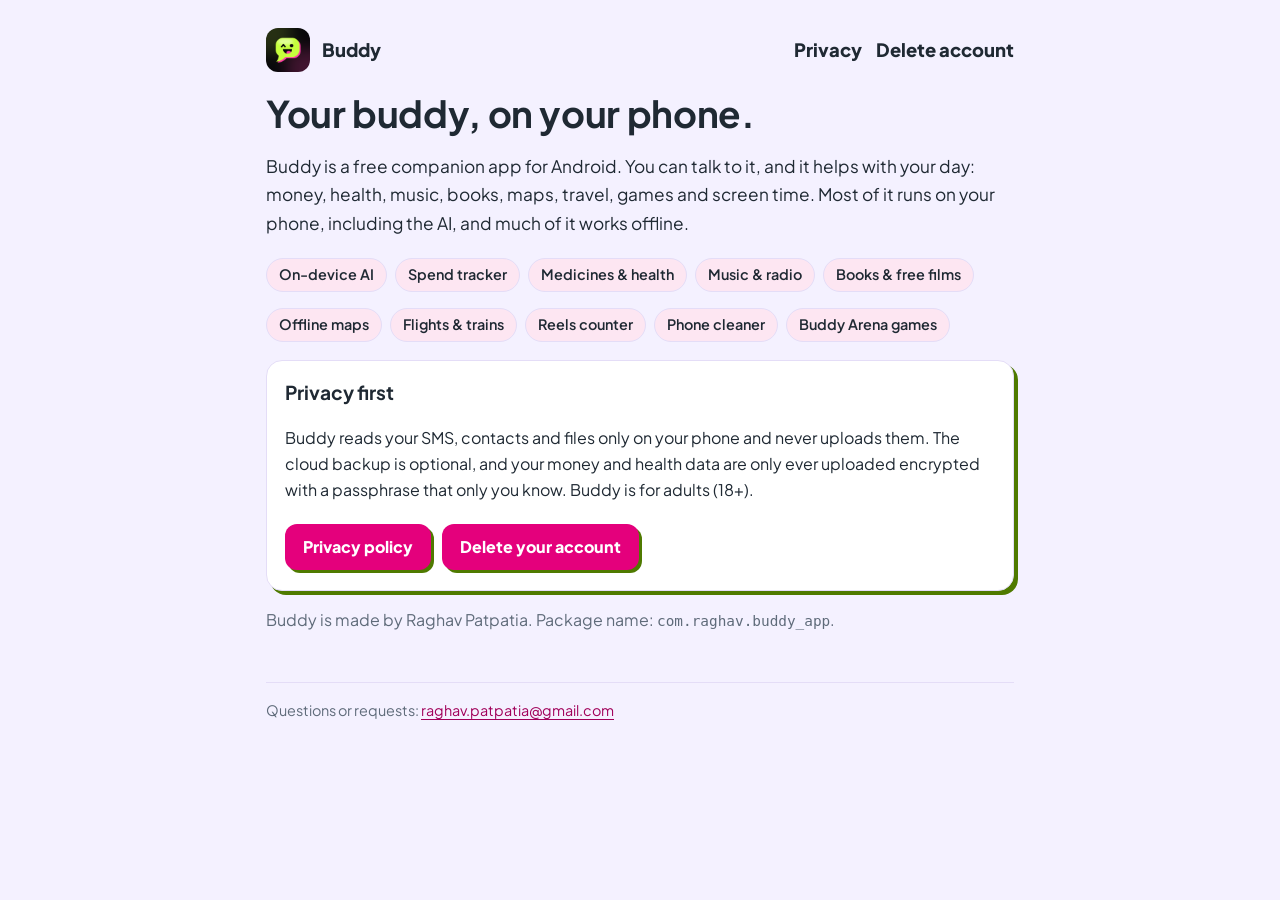
<file: index.html>
<!doctype html>
<html lang="en">
<head>
<meta charset="utf-8">
<meta name="viewport" content="width=device-width, initial-scale=1">
<title>Buddy</title>
<meta name="description" content="Buddy: an AI companion for your Android phone that does most of its work on the phone itself.">
<link rel="icon" href="icon.png">
<link rel="preconnect" href="https://fonts.googleapis.com">
<link rel="preconnect" href="https://fonts.gstatic.com" crossorigin>
<link href="https://fonts.googleapis.com/css2?family=Plus+Jakarta+Sans:wght@400;600;700;800&display=swap" rel="stylesheet">
<link rel="stylesheet" href="style.css">
</head>
<body>
<main>
<header class="top">
  <img src="icon.png" alt="">
  <a href="./">Buddy</a>
  <nav><a href="privacy.html">Privacy</a><a href="delete-account.html">Delete account</a></nav>
</header>

<h1>Your buddy, on your phone.</h1>
<p class="lead">Buddy is a free companion app for Android. You can talk to it, and it helps with your day: money, health,
music, books, maps, travel, games and screen time. Most of it runs on your phone, including the AI, and much of it
works offline.</p>

<ul class="chips">
  <li>On-device AI</li><li>Spend tracker</li><li>Medicines &amp; health</li><li>Music &amp; radio</li>
  <li>Books &amp; free films</li><li>Offline maps</li><li>Flights &amp; trains</li><li>Reels counter</li>
  <li>Phone cleaner</li><li>Buddy Arena games</li>
</ul>

<div class="card">
  <h2 style="border:0;padding:0;margin:0 0 6px">Privacy first</h2>
  <p>Buddy reads your SMS, contacts and files only on your phone and never uploads them. The cloud backup is optional, and your money and
  health data are only ever uploaded encrypted with a passphrase that only you know. Buddy is for adults (18+).</p>
  <a class="btn" href="privacy.html">Privacy policy</a>
  <a class="btn" href="delete-account.html">Delete your account</a>
</div>

<p class="muted">Buddy is made by Raghav Patpatia. Package name: <code>com.raghav.buddy_app</code>.</p>

<footer>
  Questions or requests: <a href="mailto:raghav.patpatia@gmail.com">raghav.patpatia@gmail.com</a>
</footer>
</main>
</body>
</html>
</file>
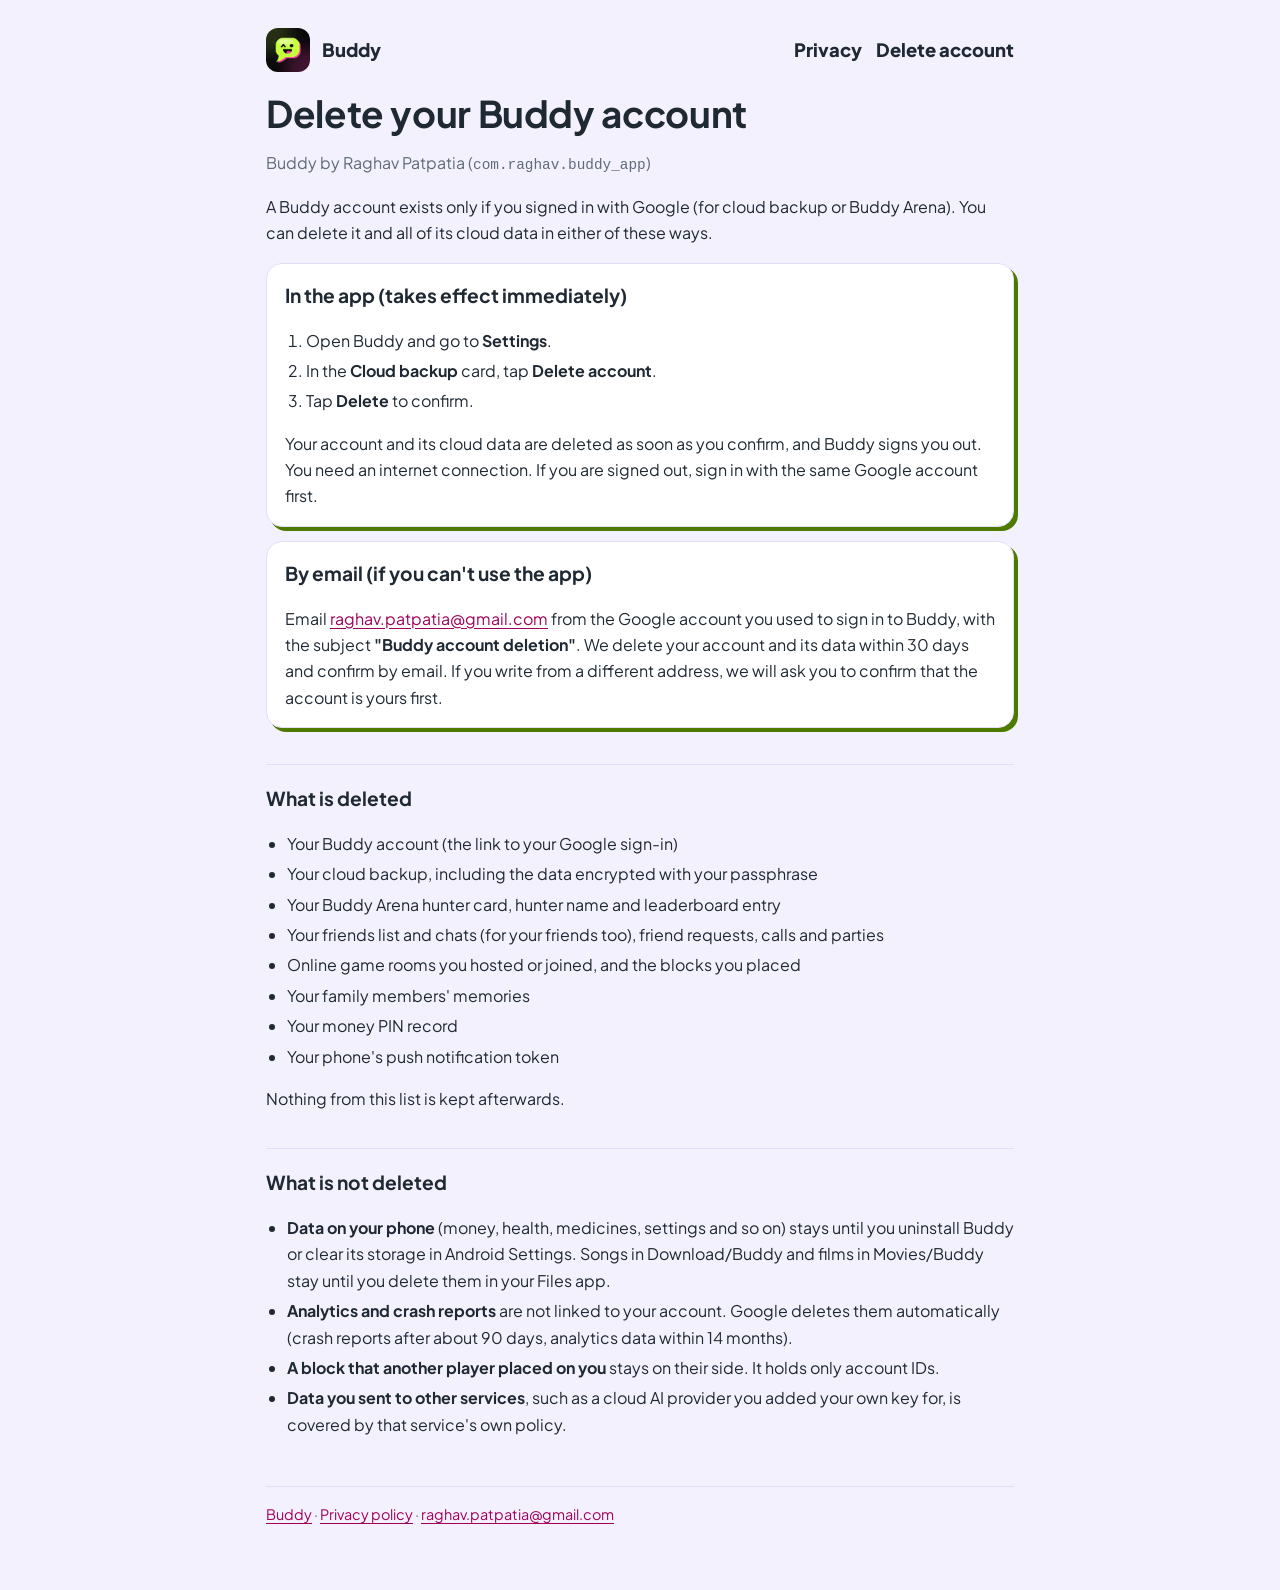
<file: delete-account.html>
<!doctype html>
<html lang="en">
<head>
<meta charset="utf-8">
<meta name="viewport" content="width=device-width, initial-scale=1">
<title>Delete Buddy Account</title>
<meta name="description" content="How to delete your Buddy account and its data, what is deleted, and how long it takes.">
<link rel="icon" href="icon.png">
<link rel="preconnect" href="https://fonts.googleapis.com">
<link rel="preconnect" href="https://fonts.gstatic.com" crossorigin>
<link href="https://fonts.googleapis.com/css2?family=Plus+Jakarta+Sans:wght@400;600;700;800&display=swap" rel="stylesheet">
<link rel="stylesheet" href="style.css">
</head>
<body>
<main>
<header class="top">
  <img src="icon.png" alt="">
  <a href="./">Buddy</a>
  <nav><a href="privacy.html">Privacy</a><a href="delete-account.html">Delete account</a></nav>
</header>

<h1>Delete your Buddy account</h1>
<p class="muted">Buddy by Raghav Patpatia (<code>com.raghav.buddy_app</code>)</p>

<p>A Buddy account exists only if you signed in with Google (for cloud backup or Buddy Arena). You can delete it
and all of its cloud data in either of these ways.</p>

<div class="card">
  <h2 style="border:0;padding:0;margin:0 0 6px">In the app (takes effect immediately)</h2>
  <ol>
    <li>Open Buddy and go to <strong>Settings</strong>.</li>
    <li>In the <strong>Cloud backup</strong> card, tap <strong>Delete account</strong>.</li>
    <li>Tap <strong>Delete</strong> to confirm.</li>
  </ol>
  <p>Your account and its cloud data are deleted as soon as you confirm, and Buddy signs you out. You need an internet
  connection. If you are signed out, sign in with the same Google account first.</p>
</div>

<div class="card">
  <h2 style="border:0;padding:0;margin:0 0 6px">By email (if you can't use the app)</h2>
  <p>Email <a href="mailto:raghav.patpatia@gmail.com?subject=Buddy%20account%20deletion">raghav.patpatia@gmail.com</a>
  from the Google account you used to sign in to Buddy, with the subject <strong>"Buddy account deletion"</strong>.
  We delete your account and its data within 30 days and confirm by email. If you write from a different address, we
  will ask you to confirm that the account is yours first.</p>
</div>

<h2>What is deleted</h2>
<ul>
  <li>Your Buddy account (the link to your Google sign-in)</li>
  <li>Your cloud backup, including the data encrypted with your passphrase</li>
  <li>Your Buddy Arena hunter card, hunter name and leaderboard entry</li>
  <li>Your friends list and chats (for your friends too), friend requests, calls and parties</li>
  <li>Online game rooms you hosted or joined, and the blocks you placed</li>
  <li>Your family members' memories</li>
  <li>Your money PIN record</li>
  <li>Your phone's push notification token</li>
</ul>
<p>Nothing from this list is kept afterwards.</p>

<h2>What is not deleted</h2>
<ul>
  <li><strong>Data on your phone</strong> (money, health, medicines, settings and so on) stays until you uninstall
    Buddy or clear its storage in Android Settings. Songs in Download/Buddy and films in Movies/Buddy stay until you
    delete them in your Files app.</li>
  <li><strong>Analytics and crash reports</strong> are not linked to your account. Google deletes them automatically
    (crash reports after about 90 days, analytics data within 14 months).</li>
  <li><strong>A block that another player placed on you</strong> stays on their side. It holds only account IDs.</li>
  <li><strong>Data you sent to other services</strong>, such as a cloud AI provider you added your own key for, is
    covered by that service's own policy.</li>
</ul>

<footer><a href="./">Buddy</a> · <a href="privacy.html">Privacy policy</a> ·
<a href="mailto:raghav.patpatia@gmail.com">raghav.patpatia@gmail.com</a></footer>
</main>
</body>
</html>
</file>
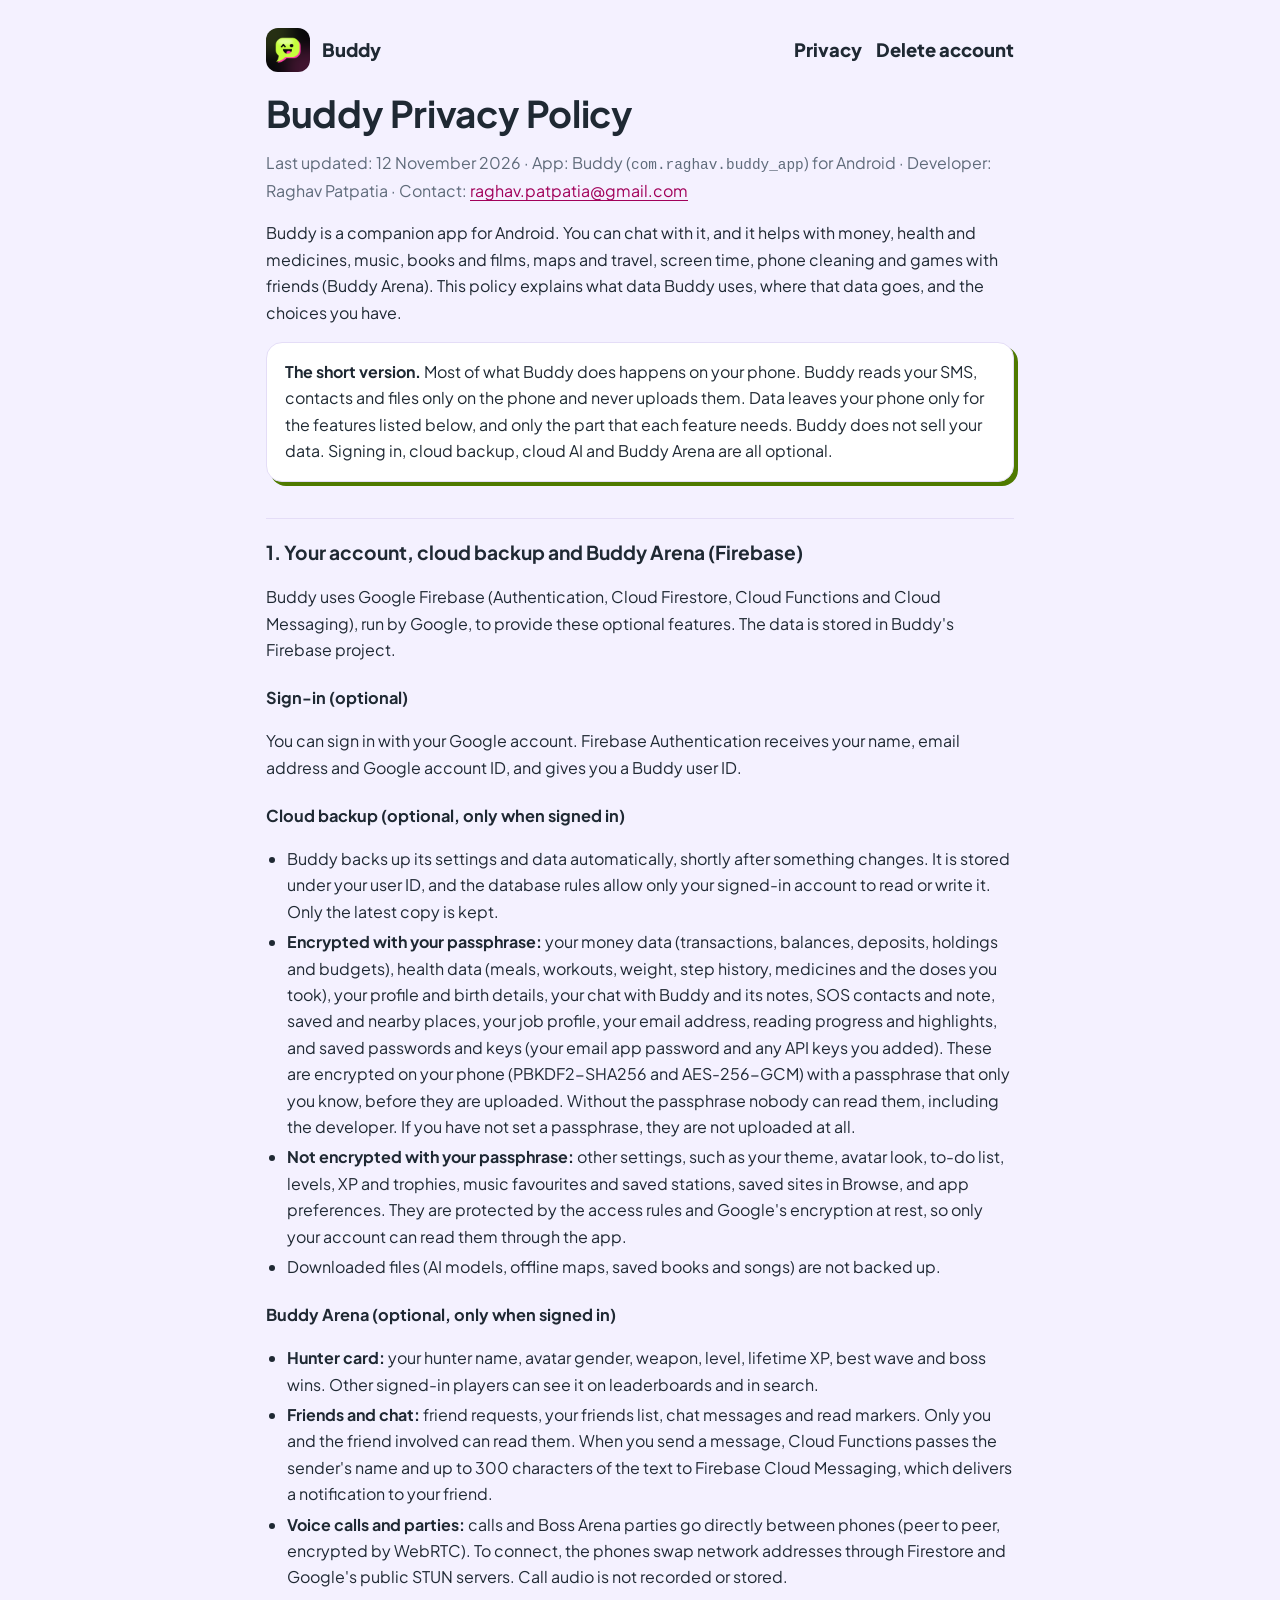
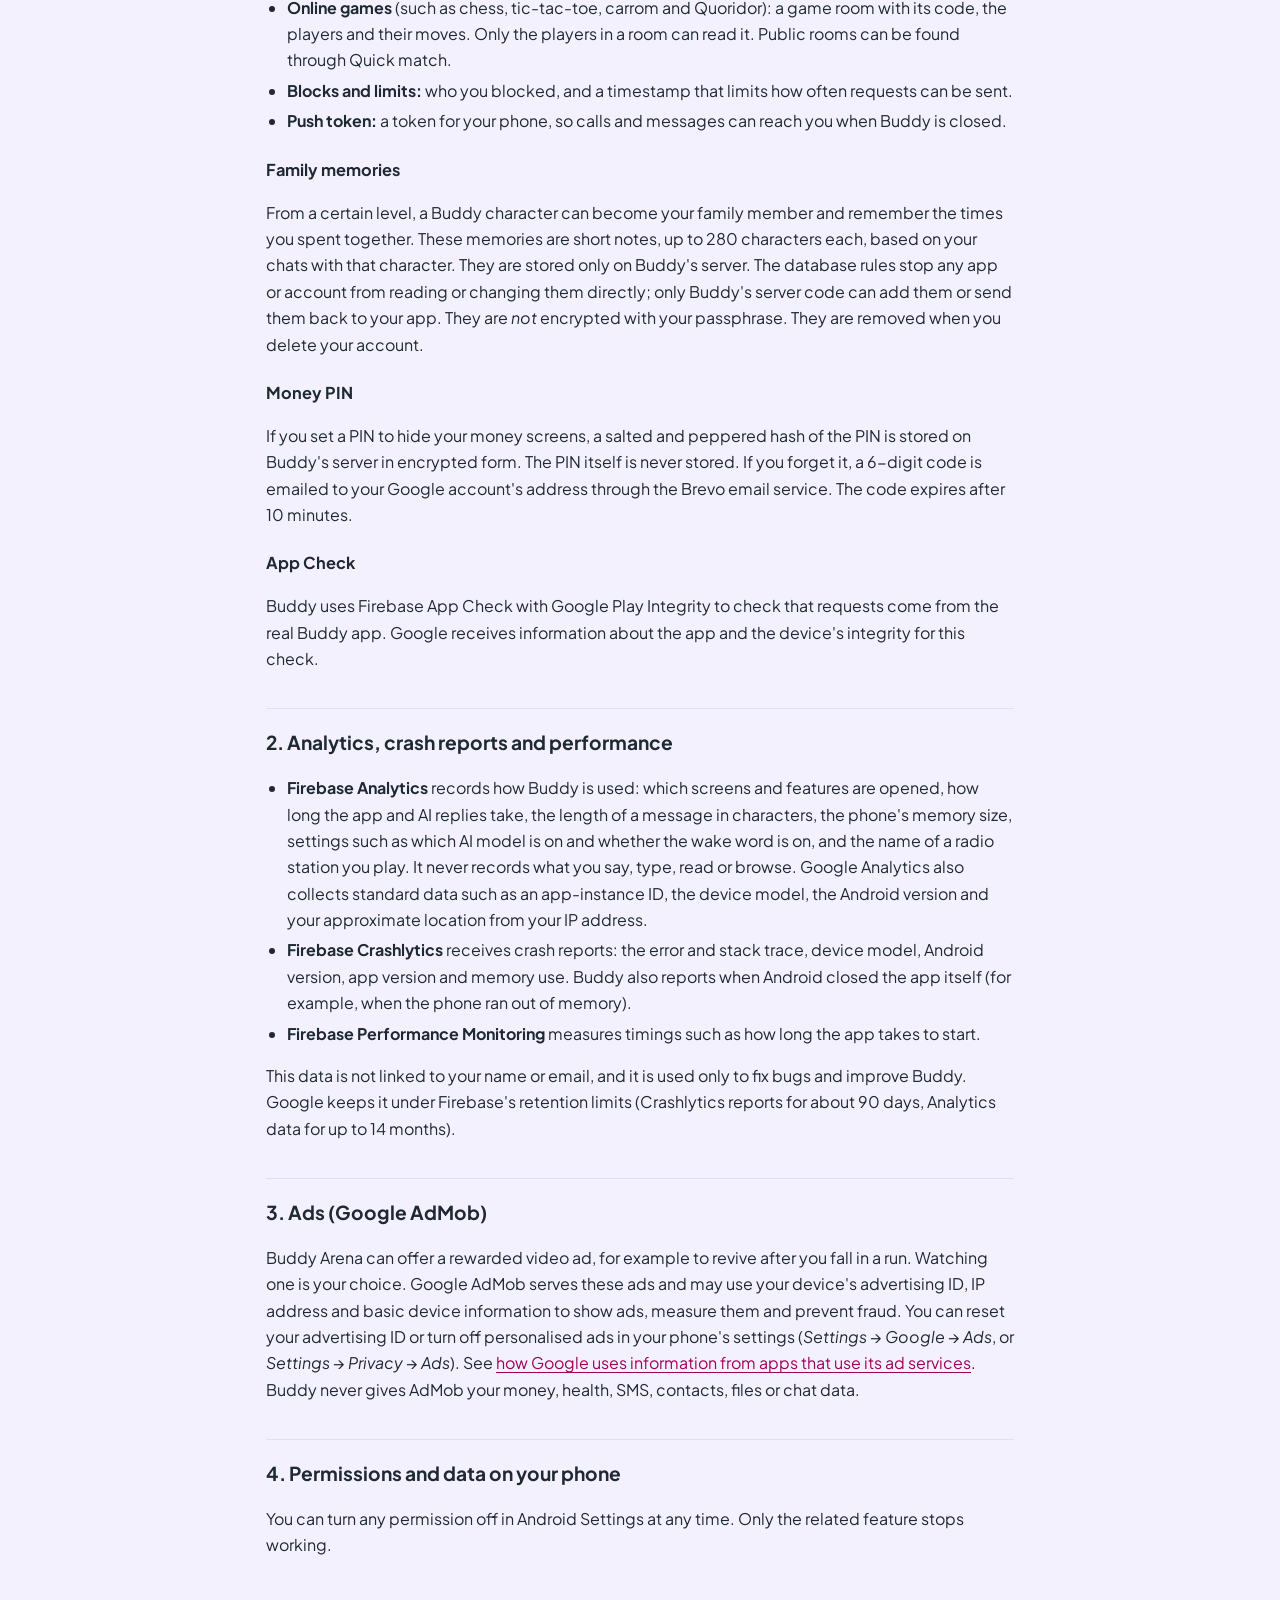
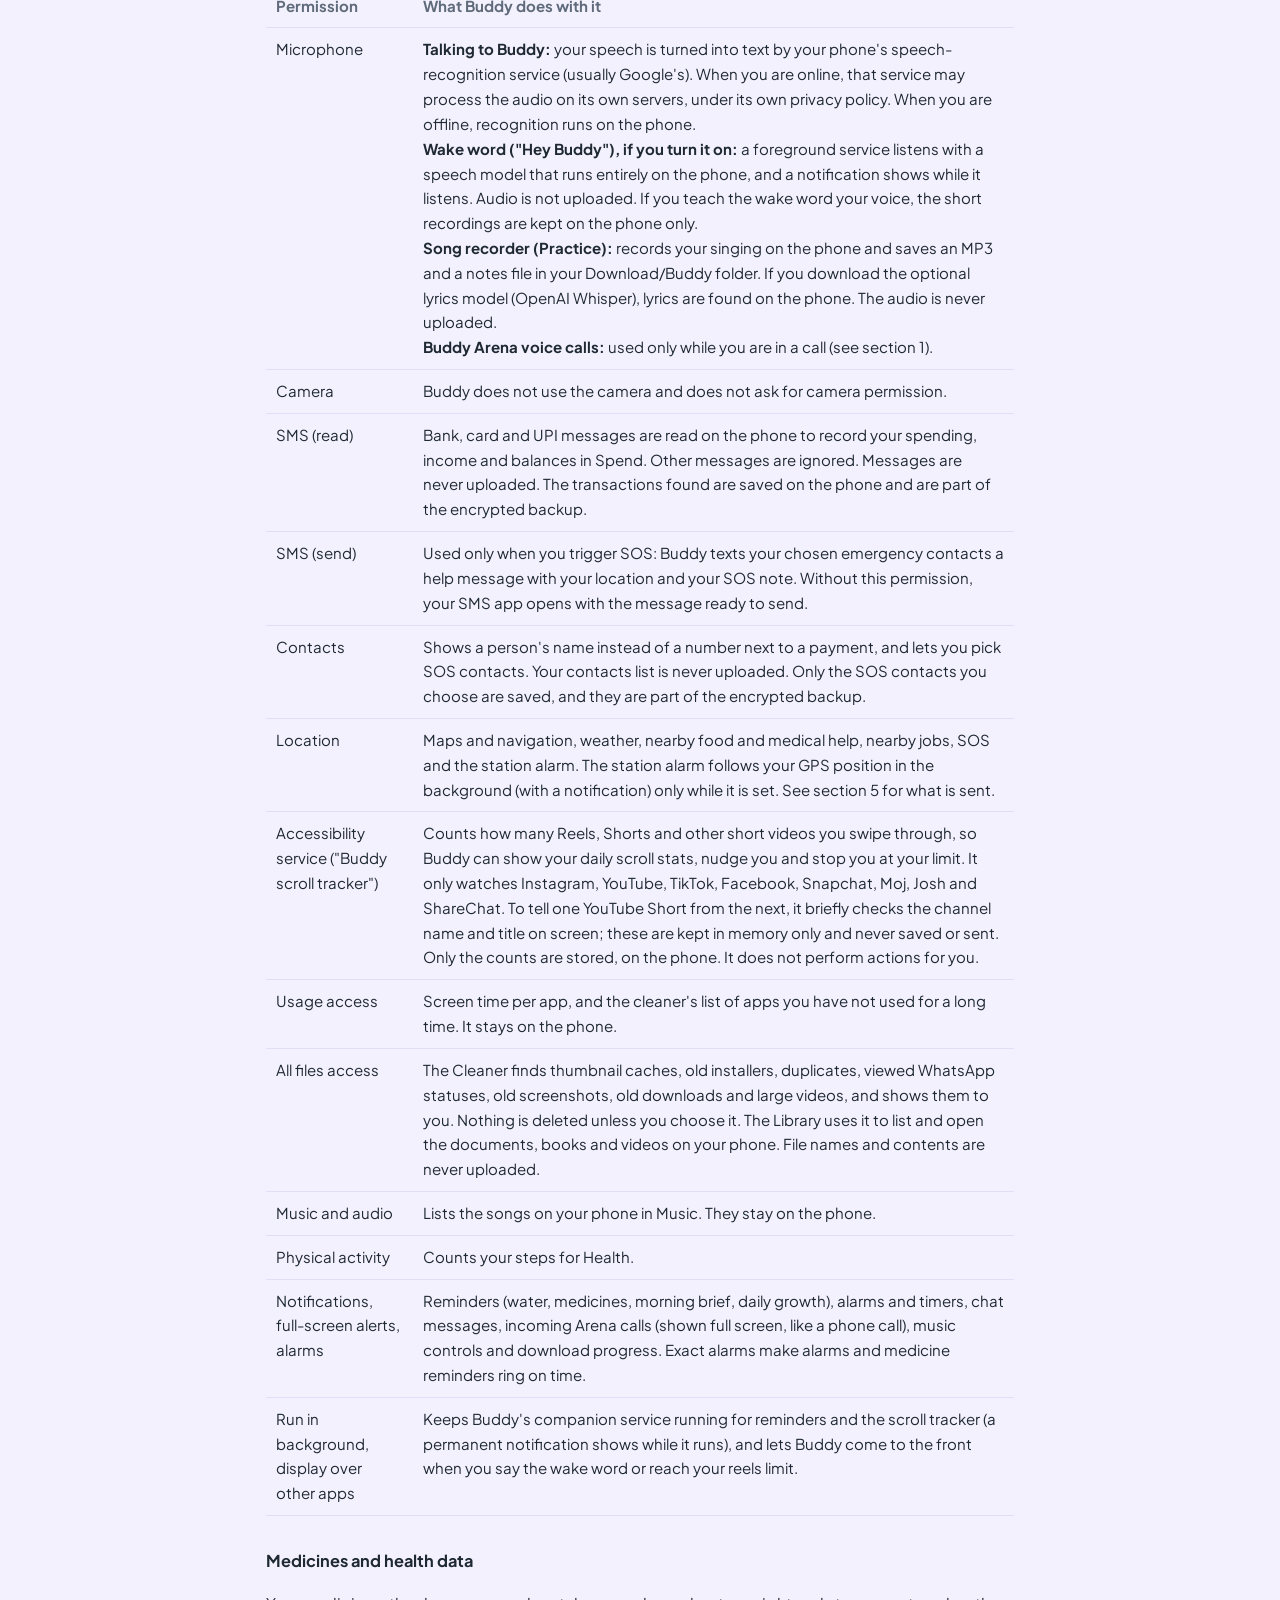
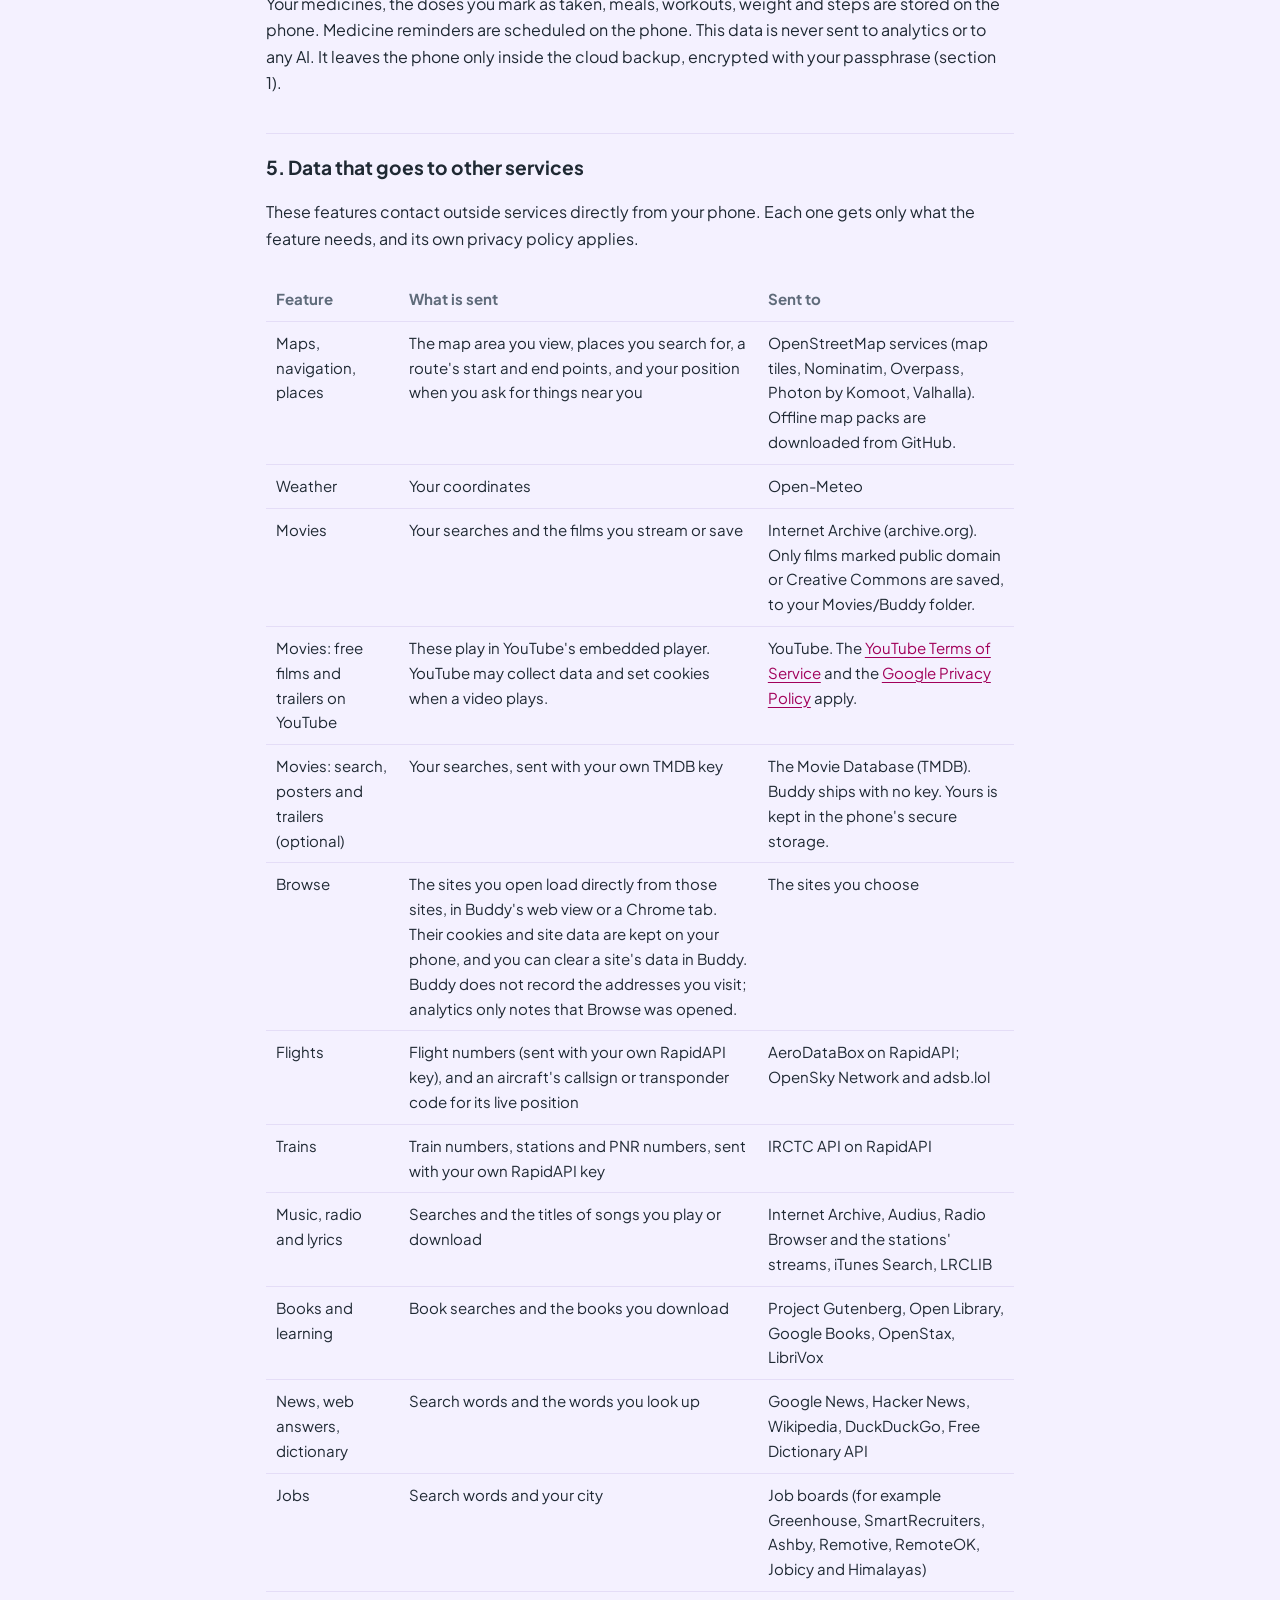
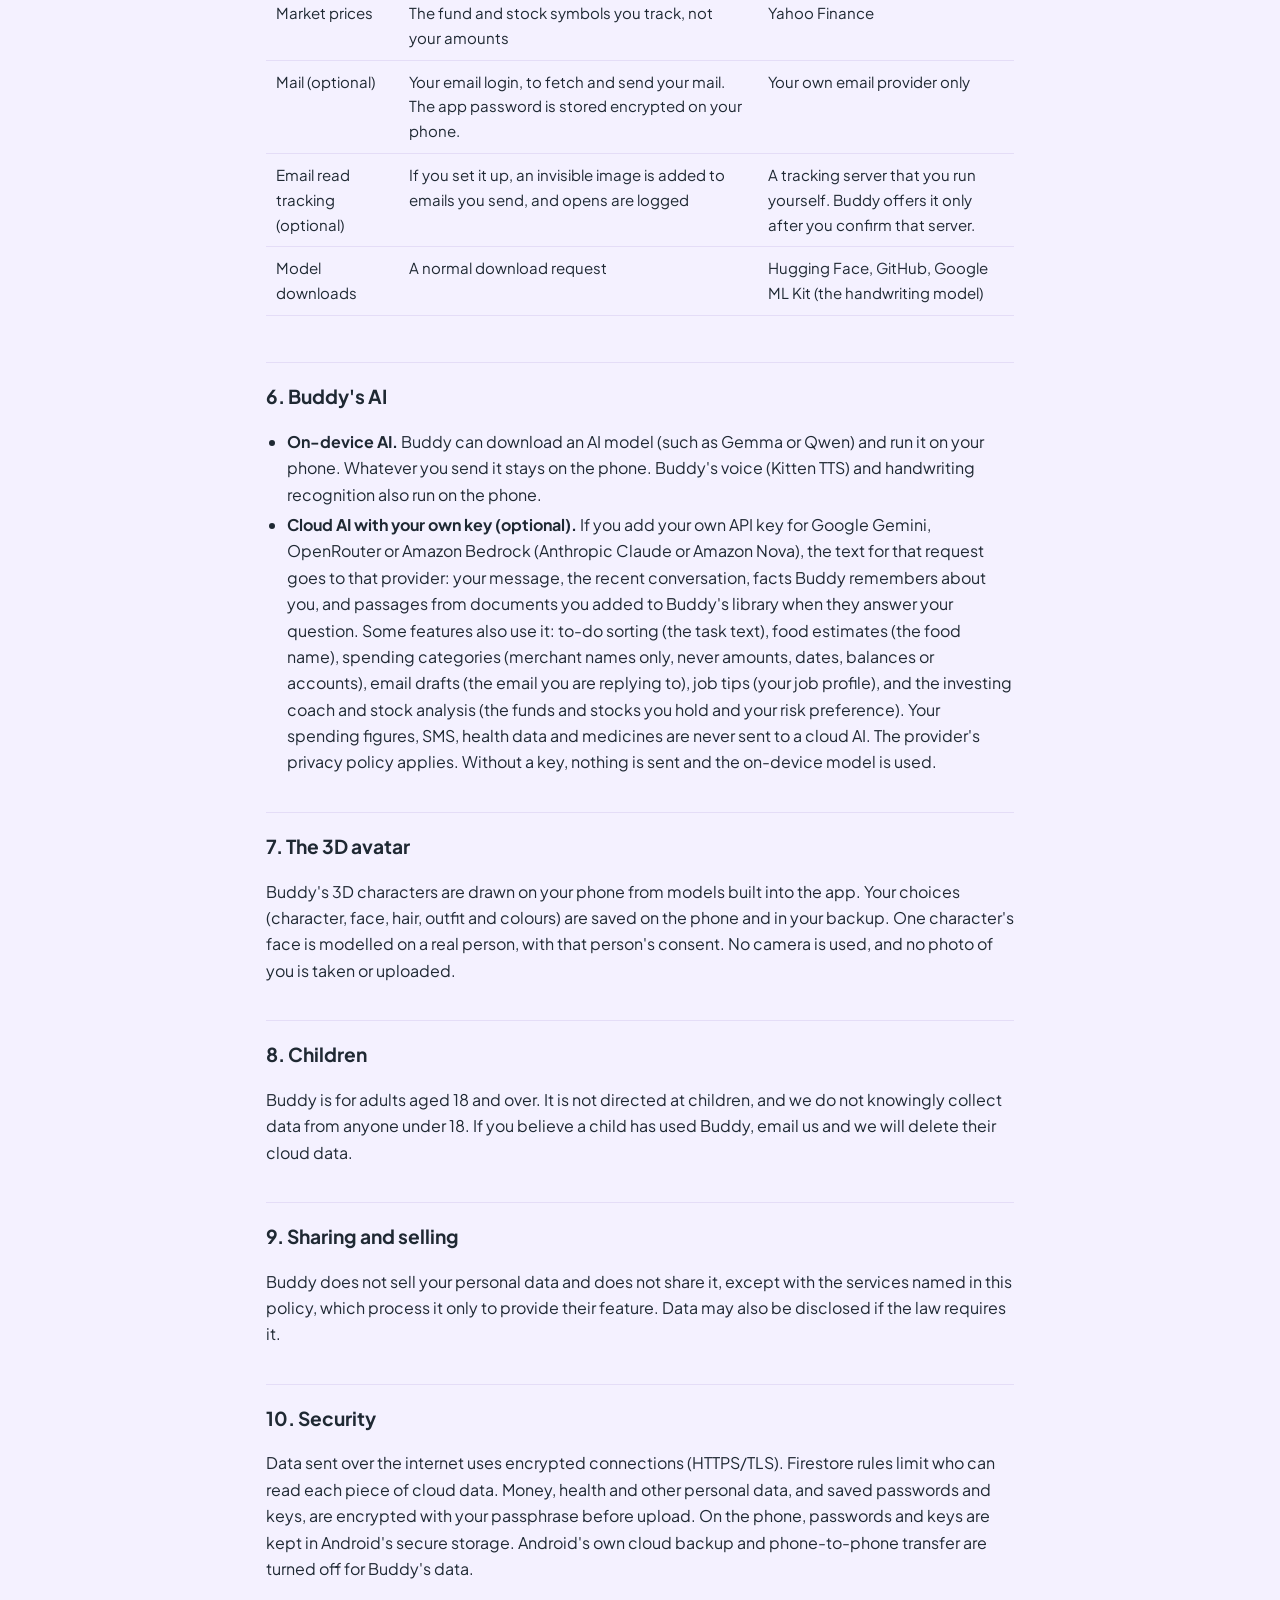
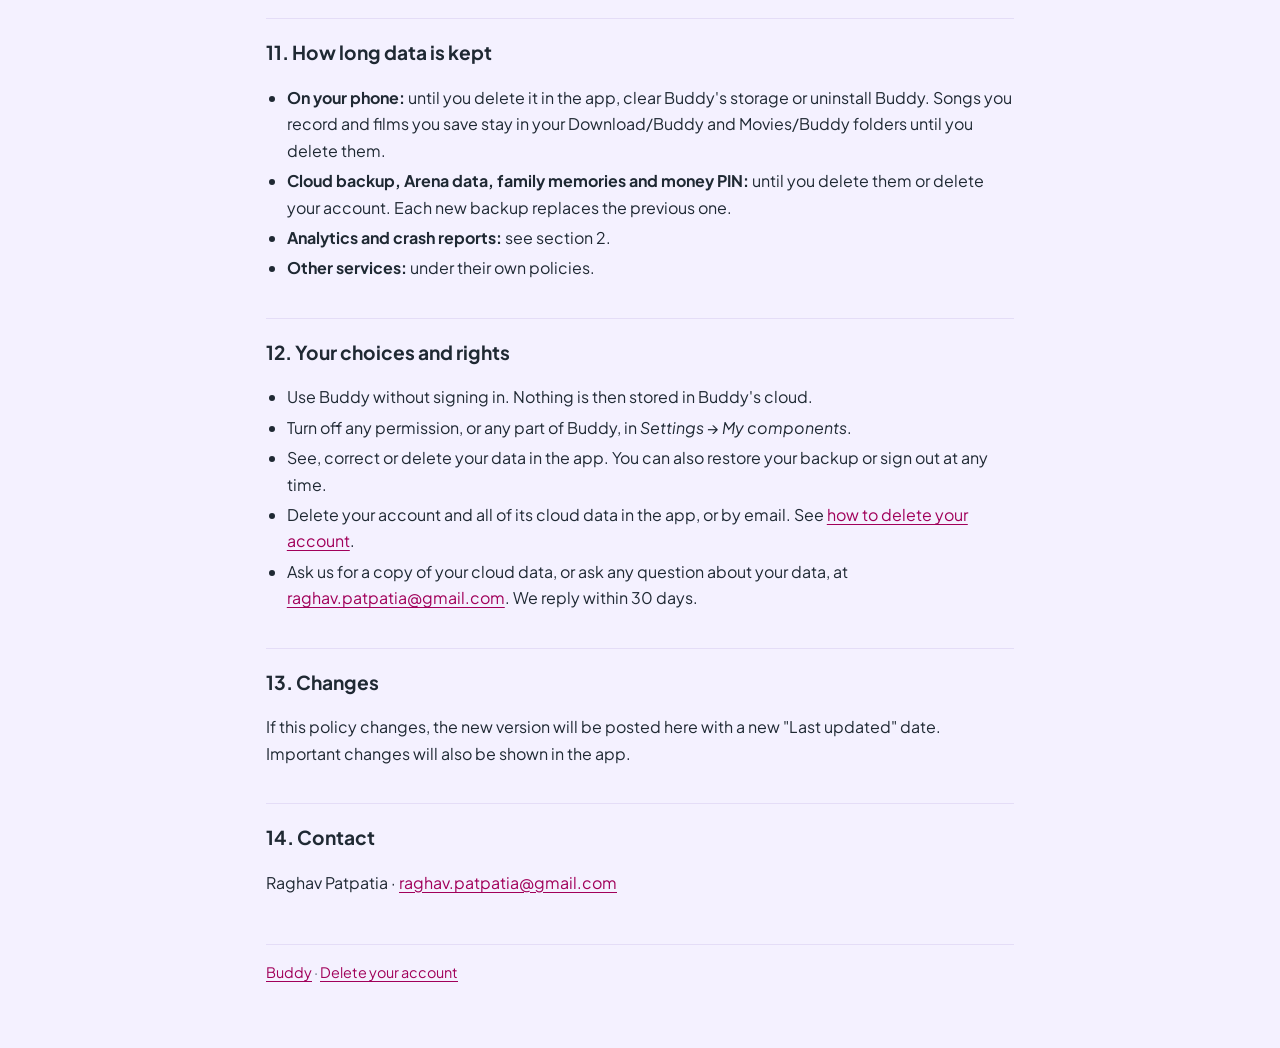
<file: privacy.html>
<!doctype html>
<html lang="en">
<head>
<meta charset="utf-8">
<meta name="viewport" content="width=device-width, initial-scale=1">
<title>Buddy Privacy Policy</title>
<meta name="description" content="What data Buddy uses, where it goes, and the choices you have.">
<link rel="icon" href="icon.png">
<link rel="preconnect" href="https://fonts.googleapis.com">
<link rel="preconnect" href="https://fonts.gstatic.com" crossorigin>
<link href="https://fonts.googleapis.com/css2?family=Plus+Jakarta+Sans:wght@400;600;700;800&display=swap" rel="stylesheet">
<link rel="stylesheet" href="style.css">
</head>
<body>
<main>
<header class="top">
  <img src="icon.png" alt="">
  <a href="./">Buddy</a>
  <nav><a href="privacy.html">Privacy</a><a href="delete-account.html">Delete account</a></nav>
</header>

<h1>Buddy Privacy Policy</h1>
<p class="muted">Last updated: 12 November 2026 · App: Buddy (<code>com.raghav.buddy_app</code>) for Android ·
Developer: Raghav Patpatia · Contact: <a href="mailto:raghav.patpatia@gmail.com">raghav.patpatia@gmail.com</a></p>

<p>Buddy is a companion app for Android. You can chat with it, and it helps with money, health and medicines,
music, books and films, maps and travel, screen time, phone cleaning and games with friends (Buddy Arena). This
policy explains what data Buddy uses, where that data goes, and the choices you have.</p>

<div class="card">
  <p><strong>The short version.</strong> Most of what Buddy does happens on your phone. Buddy reads your SMS,
  contacts and files only on the phone and never uploads them. Data leaves your phone only for the features listed
  below, and only the part that each feature needs. Buddy does not sell your data. Signing in, cloud backup, cloud AI
  and Buddy Arena are all optional.</p>
</div>

<h2>1. Your account, cloud backup and Buddy Arena (Firebase)</h2>
<p>Buddy uses Google Firebase (Authentication, Cloud Firestore, Cloud Functions and Cloud Messaging), run by
Google, to provide these optional features. The data is stored in Buddy's Firebase project.</p>
<h3>Sign-in (optional)</h3>
<p>You can sign in with your Google account. Firebase Authentication receives your name, email address and Google
account ID, and gives you a Buddy user ID.</p>
<h3>Cloud backup (optional, only when signed in)</h3>
<ul>
  <li>Buddy backs up its settings and data automatically, shortly after something changes. It is stored under
    your user ID, and the database rules allow only your signed-in account to read or write it. Only the latest copy
    is kept.</li>
  <li><strong>Encrypted with your passphrase:</strong> your money data (transactions, balances, deposits, holdings and
    budgets), health data (meals, workouts, weight, step history, medicines and the doses you took), your profile and
    birth details, your chat with Buddy and its notes, SOS contacts and note, saved and nearby places, your job
    profile, your email address, reading progress and highlights, and saved passwords and keys (your email app
    password and any API keys you added). These are encrypted on your phone (PBKDF2-SHA256 and AES-256-GCM) with a
    passphrase that only you know, before they are uploaded. Without the passphrase nobody can read them, including the
    developer. If you have not set a passphrase, they are not uploaded at all.</li>
  <li><strong>Not encrypted with your passphrase:</strong> other settings, such as your theme, avatar look, to-do
    list, levels, XP and trophies, music favourites and saved stations, saved sites in Browse, and app preferences. They
    are protected by the access rules and Google's encryption at rest, so only your account can read them through
    the app.</li>
  <li>Downloaded files (AI models, offline maps, saved books and songs) are not backed up.</li>
</ul>
<h3>Buddy Arena (optional, only when signed in)</h3>
<ul>
  <li><strong>Hunter card:</strong> your hunter name, avatar gender, weapon, level, lifetime XP, best wave and boss
    wins. Other signed-in players can see it on leaderboards and in search.</li>
  <li><strong>Friends and chat:</strong> friend requests, your friends list, chat messages and read markers. Only you
    and the friend involved can read them. When you send a message, Cloud Functions passes the sender's name and up to
    300 characters of the text to Firebase Cloud Messaging, which delivers a notification to your friend.</li>
  <li><strong>Voice calls and parties:</strong> calls and Boss Arena parties go directly between phones (peer to peer,
    encrypted by WebRTC). To connect, the phones swap network addresses through Firestore and Google's public STUN
    servers. Call audio is not recorded or stored.</li>
  <li><strong>Online games</strong> (such as chess, tic-tac-toe, carrom and Quoridor): a game room with its code,
    the players and their moves. Only the players in a room can read it. Public rooms can be found through Quick
    match.</li>
  <li><strong>Blocks and limits:</strong> who you blocked, and a timestamp that limits how often requests can be
    sent.</li>
  <li><strong>Push token:</strong> a token for your phone, so calls and messages can reach you when Buddy is closed.</li>
</ul>
<h3>Family memories</h3>
<p>From a certain level, a Buddy character can become your family member and remember the times you spent
together. These memories are short notes, up to 280 characters each, based on your chats with that character. They
are stored only on Buddy's server. The database rules stop any app or account from reading or changing them
directly; only Buddy's server code can add them or send them back to your app. They are <em>not</em> encrypted with
your passphrase. They are removed when you delete your account.</p>
<h3>Money PIN</h3>
<p>If you set a PIN to hide your money screens, a salted and peppered hash of the PIN is stored on Buddy's
server in encrypted form. The PIN itself is never stored. If you forget it, a 6-digit code is emailed to your Google account's
address through the Brevo email service. The code expires after 10 minutes.</p>
<h3>App Check</h3>
<p>Buddy uses Firebase App Check with Google Play Integrity to check that requests come from the real Buddy app.
Google receives information about the app and the device's integrity for this check.</p>

<h2>2. Analytics, crash reports and performance</h2>
<ul>
  <li><strong>Firebase Analytics</strong> records how Buddy is used: which screens and features are opened, how long
    the app and AI replies take, the length of a message in characters, the phone's memory size, settings such as
    which AI model is on and whether the wake word is on, and the name of a radio station you play. It never records what you say, type, read or browse.
    Google Analytics also collects standard data such as an app-instance ID, the device model, the Android version and
    your approximate location from your IP address.</li>
  <li><strong>Firebase Crashlytics</strong> receives crash reports: the error and stack trace, device model, Android
    version, app version and memory use. Buddy also reports when Android closed the app itself (for example, when the
    phone ran out of memory).</li>
  <li><strong>Firebase Performance Monitoring</strong> measures timings such as how long the app takes to start.</li>
</ul>
<p>This data is not linked to your name or email, and it is used only to fix bugs and improve Buddy. Google keeps
it under Firebase's retention limits (Crashlytics reports for about 90 days, Analytics data for up to 14 months).</p>

<h2>3. Ads (Google AdMob)</h2>
<p>Buddy Arena can offer a rewarded video ad, for example to revive after you fall in a run. Watching one is your
choice. Google AdMob serves these ads and may use your device's advertising ID, IP address and basic device
information to show ads, measure them and prevent fraud. You can reset your advertising ID or turn off personalised
ads in your phone's settings (<em>Settings → Google → Ads</em>, or <em>Settings → Privacy → Ads</em>). See
<a href="https://policies.google.com/technologies/ads">how Google uses information from apps that use its ad
services</a>. Buddy never gives AdMob your money, health, SMS, contacts, files or chat data.</p>

<h2>4. Permissions and data on your phone</h2>
<p>You can turn any permission off in Android Settings at any time. Only the related feature stops working.</p>
<div class="wrap"><table>
<tr><th>Permission</th><th>What Buddy does with it</th></tr>
<tr><td>Microphone</td><td>
  <strong>Talking to Buddy:</strong> your speech is turned into text by your phone's speech-recognition service
  (usually Google's). When you are online, that service may process the audio on its own servers, under its own
  privacy policy. When you are offline, recognition runs on the phone.<br>
  <strong>Wake word ("Hey Buddy"), if you turn it on:</strong> a foreground service listens with a speech model that
  runs entirely on the phone, and a notification shows while it listens. Audio is not uploaded. If you teach the
  wake word your voice, the short recordings are kept on the phone only.<br>
  <strong>Song recorder (Practice):</strong> records your singing on the phone and saves an MP3 and a notes file in
  your Download/Buddy folder. If you download the optional lyrics model (OpenAI Whisper), lyrics are found on the
  phone. The audio is never uploaded.<br>
  <strong>Buddy Arena voice calls:</strong> used only while you are in a call (see section 1).</td></tr>
<tr><td>Camera</td><td>Buddy does not use the camera and does not ask for camera permission.</td></tr>
<tr><td>SMS (read)</td><td>Bank, card and UPI messages are read on the phone to record your spending, income and
  balances in Spend. Other messages are ignored. Messages are never uploaded. The transactions found are saved on the
  phone and are part of the encrypted backup.</td></tr>
<tr><td>SMS (send)</td><td>Used only when you trigger SOS: Buddy texts your chosen emergency contacts a help message
  with your location and your SOS note. Without this permission, your SMS app opens with the message ready to
  send.</td></tr>
<tr><td>Contacts</td><td>Shows a person's name instead of a number next to a payment, and lets you pick SOS
  contacts. Your contacts list is never uploaded. Only the SOS contacts you choose are saved, and they are part of
  the encrypted backup.</td></tr>
<tr><td>Location</td><td>Maps and navigation, weather, nearby food and medical help, nearby jobs, SOS and the station
  alarm. The station alarm follows your GPS position in the background (with a notification) only while it is set.
  See section 5 for what is sent.</td></tr>
<tr><td>Accessibility service ("Buddy scroll tracker")</td><td>Counts how many Reels, Shorts and other short videos
  you swipe through, so Buddy can show your daily scroll stats, nudge you and stop you at your limit. It only watches
  Instagram, YouTube, TikTok, Facebook, Snapchat, Moj, Josh and ShareChat. To tell one YouTube Short from the next, it
  briefly checks the channel name and title on screen; these are kept in memory only and never saved or sent. Only
  the counts are stored, on the phone. It does not perform actions for you.</td></tr>
<tr><td>Usage access</td><td>Screen time per app, and the cleaner's list of apps you have not used for a long time.
  It stays on the phone.</td></tr>
<tr><td>All files access</td><td>The Cleaner finds thumbnail caches, old installers, duplicates, viewed WhatsApp
  statuses, old screenshots, old downloads and large videos, and shows them to you. Nothing is deleted unless you
  choose it. The Library uses it to list and open the documents, books and videos on your phone. File names and
  contents are never uploaded.</td></tr>
<tr><td>Music and audio</td><td>Lists the songs on your phone in Music. They stay on the phone.</td></tr>
<tr><td>Physical activity</td><td>Counts your steps for Health.</td></tr>
<tr><td>Notifications, full-screen alerts, alarms</td><td>Reminders (water, medicines, morning brief, daily growth),
  alarms and timers, chat messages, incoming Arena calls (shown full screen, like a phone call), music controls and
  download progress. Exact alarms make alarms and medicine reminders ring on time.</td></tr>
<tr><td>Run in background, display over other apps</td><td>Keeps Buddy's companion service running for reminders and
  the scroll tracker (a permanent notification shows while it runs), and lets Buddy come to the front when you say
  the wake word or reach your reels limit.</td></tr>
</table></div>

<h3>Medicines and health data</h3>
<p>Your medicines, the doses you mark as taken, meals, workouts, weight and steps are stored on the phone. Medicine
reminders are scheduled on the phone. This data is never sent to analytics or to any AI. It leaves the phone only
inside the cloud backup, encrypted with your passphrase (section 1).</p>

<h2>5. Data that goes to other services</h2>
<p>These features contact outside services directly from your phone. Each one gets only what the feature needs, and
its own privacy policy applies.</p>
<div class="wrap"><table>
<tr><th>Feature</th><th>What is sent</th><th>Sent to</th></tr>
<tr><td>Maps, navigation, places</td><td>The map area you view, places you search for, a route's start and end
  points, and your position when you ask for things near you</td><td>OpenStreetMap services (map tiles, Nominatim,
  Overpass, Photon by Komoot, Valhalla). Offline map packs are downloaded from GitHub.</td></tr>
<tr><td>Weather</td><td>Your coordinates</td><td>Open-Meteo</td></tr>
<tr><td>Movies</td><td>Your searches and the films you stream or save</td><td>Internet Archive (archive.org). Only
  films marked public domain or Creative Commons are saved, to your Movies/Buddy folder.</td></tr>
<tr><td>Movies: free films and trailers on YouTube</td><td>These play in YouTube's embedded player. YouTube may
  collect data and set cookies when a video plays.</td><td>YouTube. The <a href="https://www.youtube.com/t/terms">YouTube
  Terms of Service</a> and the <a href="https://policies.google.com/privacy">Google Privacy Policy</a> apply.</td></tr>
<tr><td>Movies: search, posters and trailers (optional)</td><td>Your searches, sent with your own TMDB key</td><td>The
  Movie Database (TMDB). Buddy ships with no key. Yours is kept in the phone's secure storage.</td></tr>
<tr><td>Browse</td><td>The sites you open load directly from those sites, in Buddy's web view or a Chrome tab.
  Their cookies and site data are kept on your phone, and you can clear a site's data in Buddy. Buddy does not record
  the addresses you visit; analytics only notes that Browse was opened.</td><td>The sites you choose</td></tr>
<tr><td>Flights</td><td>Flight numbers (sent with your own RapidAPI key), and an aircraft's callsign or transponder code
  for its live position</td><td>AeroDataBox on RapidAPI; OpenSky Network and adsb.lol</td></tr>
<tr><td>Trains</td><td>Train numbers, stations and PNR numbers, sent with your own RapidAPI key</td><td>IRCTC API on
  RapidAPI</td></tr>
<tr><td>Music, radio and lyrics</td><td>Searches and the titles of songs you play or download</td><td>Internet
  Archive, Audius, Radio Browser and the stations' streams, iTunes Search, LRCLIB</td></tr>
<tr><td>Books and learning</td><td>Book searches and the books you download</td><td>Project Gutenberg, Open Library,
  Google Books, OpenStax, LibriVox</td></tr>
<tr><td>News, web answers, dictionary</td><td>Search words and the words you look up</td><td>Google News, Hacker
  News, Wikipedia, DuckDuckGo, Free Dictionary API</td></tr>
<tr><td>Jobs</td><td>Search words and your city</td><td>Job boards (for example Greenhouse, SmartRecruiters, Ashby,
  Remotive, RemoteOK, Jobicy and Himalayas)</td></tr>
<tr><td>Market prices</td><td>The fund and stock symbols you track, not your amounts</td><td>Yahoo Finance</td></tr>
<tr><td>Mail (optional)</td><td>Your email login, to fetch and send your mail. The app password is stored encrypted on
  your phone.</td><td>Your own email provider only</td></tr>
<tr><td>Email read tracking (optional)</td><td>If you set it up, an invisible image is added to emails you send, and
  opens are logged</td><td>A tracking server that you run yourself. Buddy offers it only after you confirm that server.</td></tr>
<tr><td>Model downloads</td><td>A normal download request</td><td>Hugging Face, GitHub, Google ML Kit (the handwriting
  model)</td></tr>
</table></div>

<h2>6. Buddy's AI</h2>
<ul>
  <li><strong>On-device AI.</strong> Buddy can download an AI model (such as Gemma or Qwen) and run it on your phone.
    Whatever you send it stays on the phone. Buddy's voice (Kitten TTS) and handwriting recognition also run on the
    phone.</li>
  <li><strong>Cloud AI with your own key (optional).</strong> If you add your own API key for Google Gemini,
    OpenRouter or Amazon Bedrock (Anthropic Claude or Amazon Nova), the text for that request goes to that provider:
    your message, the recent conversation, facts Buddy remembers about you, and passages from documents you added to
    Buddy's library when they answer your question. Some features also use it: to-do sorting (the task text), food
    estimates (the food name), spending categories (merchant names only, never amounts, dates, balances or accounts),
    email drafts (the email you are replying to), job tips (your job profile), and the investing coach and stock
    analysis (the funds and stocks you hold and your risk preference). Your spending figures, SMS, health data and
    medicines are never sent to a cloud AI. The provider's privacy policy applies. Without a key, nothing is sent and
    the on-device model is used.</li>
</ul>

<h2>7. The 3D avatar</h2>
<p>Buddy's 3D characters are drawn on your phone from models built into the app. Your choices (character, face,
hair, outfit and colours) are saved on the phone and in your backup. One character's face is modelled on a real
person, with that person's consent. No camera is used, and no photo of you is taken or uploaded.</p>

<h2>8. Children</h2>
<p>Buddy is for adults aged 18 and over. It is not directed at children, and we do not knowingly collect data from
anyone under 18. If you believe a child has used Buddy, email us and we will delete their cloud data.</p>

<h2>9. Sharing and selling</h2>
<p>Buddy does not sell your personal data and does not share it, except with the services named in this policy,
which process it only to provide their feature. Data may also be disclosed if the law requires it.</p>

<h2>10. Security</h2>
<p>Data sent over the internet uses encrypted connections (HTTPS/TLS). Firestore rules limit who can read each piece
of cloud data. Money, health and other personal data, and saved passwords and keys, are encrypted with your passphrase
before upload. On the phone, passwords and keys are kept in Android's secure storage. Android's own cloud backup and
phone-to-phone transfer are turned off for Buddy's data.</p>

<h2>11. How long data is kept</h2>
<ul>
  <li><strong>On your phone:</strong> until you delete it in the app, clear Buddy's storage or uninstall Buddy. Songs
    you record and films you save stay in your Download/Buddy and Movies/Buddy folders until you delete them.</li>
  <li><strong>Cloud backup, Arena data, family memories and money PIN:</strong> until you delete them or delete your
    account. Each new backup replaces the previous one.</li>
  <li><strong>Analytics and crash reports:</strong> see section 2.</li>
  <li><strong>Other services:</strong> under their own policies.</li>
</ul>

<h2>12. Your choices and rights</h2>
<ul>
  <li>Use Buddy without signing in. Nothing is then stored in Buddy's cloud.</li>
  <li>Turn off any permission, or any part of Buddy, in <em>Settings → My components</em>.</li>
  <li>See, correct or delete your data in the app. You can also restore your backup or sign out at any time.</li>
  <li>Delete your account and all of its cloud data in the app, or by email. See
    <a href="delete-account.html">how to delete your account</a>.</li>
  <li>Ask us for a copy of your cloud data, or ask any question about your data, at
    <a href="mailto:raghav.patpatia@gmail.com">raghav.patpatia@gmail.com</a>. We reply within 30 days.</li>
</ul>

<h2>13. Changes</h2>
<p>If this policy changes, the new version will be posted here with a new "Last updated" date. Important changes will
also be shown in the app.</p>

<h2>14. Contact</h2>
<p>Raghav Patpatia · <a href="mailto:raghav.patpatia@gmail.com">raghav.patpatia@gmail.com</a></p>

<footer><a href="./">Buddy</a> · <a href="delete-account.html">Delete your account</a></footer>
</main>
</body>
</html>
</file>
<file: style.css>
/* Buddy site: the app's Y2K look. Dark is "Acid" (near-black, electric lime, hot pink), light is "Holo Pop". */
:root {
  --bg: #f4f1ff;
  --card: #ffffff;
  --line: #e4ddf7;
  --text: #1f2933;
  --muted: #5f6b7a;
  --accent: #e4007c;
  --accent-text: #a1005a;
  --flare: #4f7a00;
  --on-accent: #ffffff;
  --chip: #fde6f2;
}
@media (prefers-color-scheme: dark) {
  :root {
    --bg: #07070a;
    --card: #121218;
    --line: #26262f;
    --text: #e8ecf1;
    --muted: #9aa5b4;
    --accent: #c6ff3d;
    --accent-text: #e4ff9a;
    --flare: #ff3da8;
    --on-accent: #14181f;
    --chip: #1d2410;
  }
}

* { box-sizing: border-box; }
html { -webkit-text-size-adjust: 100%; }
body {
  margin: 0;
  background: var(--bg);
  color: var(--text);
  font: 16px/1.65 "Plus Jakarta Sans", system-ui, -apple-system, "Segoe UI", Roboto, sans-serif;
}
main { max-width: 780px; margin: 0 auto; padding: 28px 16px 64px; }
a { color: var(--accent-text); text-underline-offset: 3px; }
a:hover { color: var(--flare); }
code { font-size: .9em; overflow-wrap: anywhere; }

.top { display: flex; align-items: center; gap: 12px; margin-bottom: 20px; }
.top img { width: 44px; height: 44px; border-radius: 12px; }
.top a { font-weight: 800; font-size: 1.15rem; text-decoration: none; color: var(--text); }
.top nav { margin-left: auto; display: flex; gap: 14px; flex-wrap: wrap; font-size: .92rem; }

h1 { font-size: clamp(1.7rem, 6vw, 2.3rem); line-height: 1.15; margin: 8px 0 6px; letter-spacing: -.01em; }
h2 { font-size: 1.2rem; margin: 36px 0 10px; padding-top: 18px; border-top: 1px solid var(--line); }
h3 { font-size: 1.02rem; margin: 22px 0 6px; }
.muted { color: var(--muted); }
.lead { font-size: 1.08rem; }

.card {
  background: var(--card);
  border: 1px solid var(--line);
  border-radius: 16px;
  padding: 16px 18px;
  margin: 14px 0;
  box-shadow: 4px 4px 0 var(--flare);
}
.card > :first-child { margin-top: 0; }
.card > :last-child { margin-bottom: 0; }

.chips { display: flex; flex-wrap: wrap; gap: 8px; padding: 0; margin: 14px 0; list-style: none; }
.chips li { background: var(--chip); border: 1px solid var(--line); border-radius: 999px; padding: 4px 12px; font-size: .9rem; font-weight: 600; }

.btn {
  display: inline-block; background: var(--accent); color: var(--on-accent); font-weight: 800;
  padding: 10px 18px; border-radius: 12px; text-decoration: none; margin: 4px 8px 4px 0;
  box-shadow: 3px 3px 0 var(--flare);
}
.btn:hover { color: var(--on-accent); filter: brightness(1.05); }

.wrap { overflow-x: auto; -webkit-overflow-scrolling: touch; }
table { width: 100%; border-collapse: collapse; margin: 10px 0; font-size: .94rem; min-width: 520px; }
th, td { text-align: left; vertical-align: top; padding: 9px 10px; border-bottom: 1px solid var(--line); }
th { color: var(--muted); font-weight: 700; }
ul, ol { padding-left: 1.3em; }
li { margin: 4px 0; }

footer { margin-top: 48px; padding-top: 16px; border-top: 1px solid var(--line); font-size: .9rem; color: var(--muted); }
</file>
